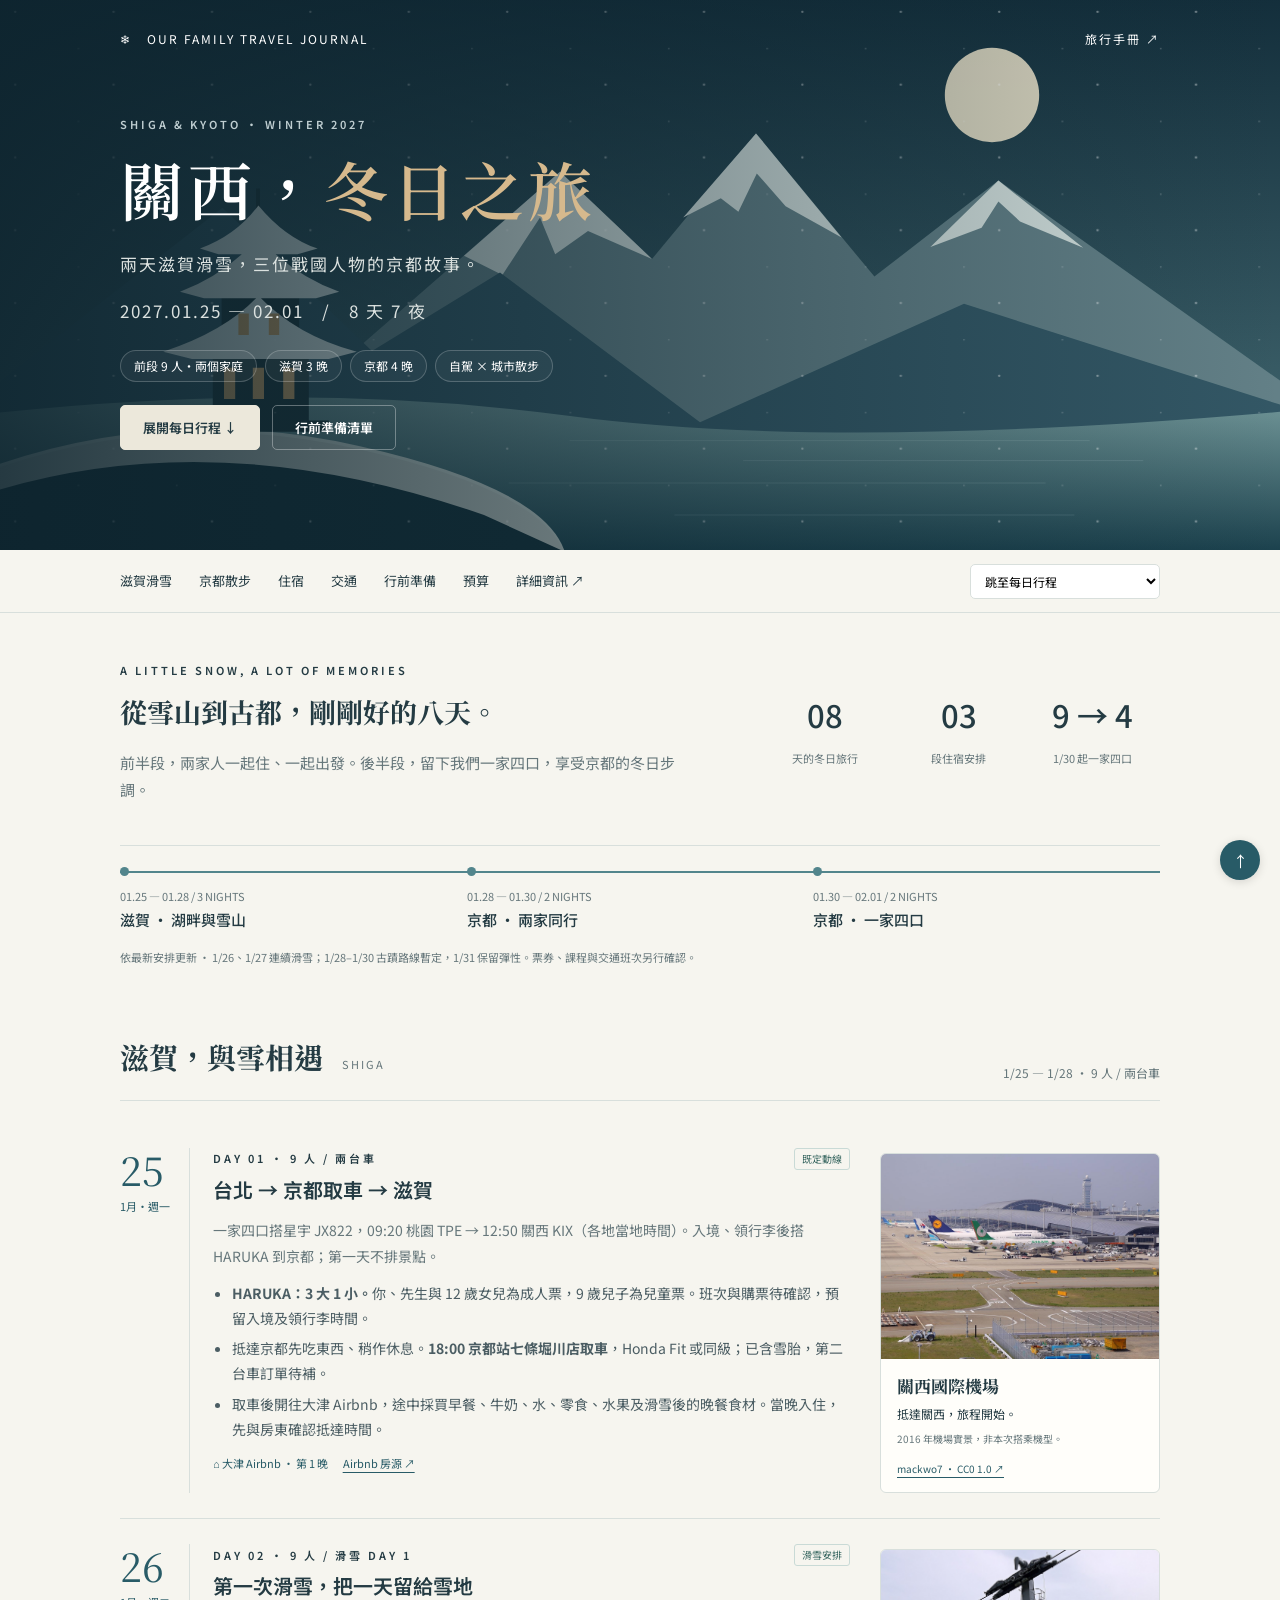
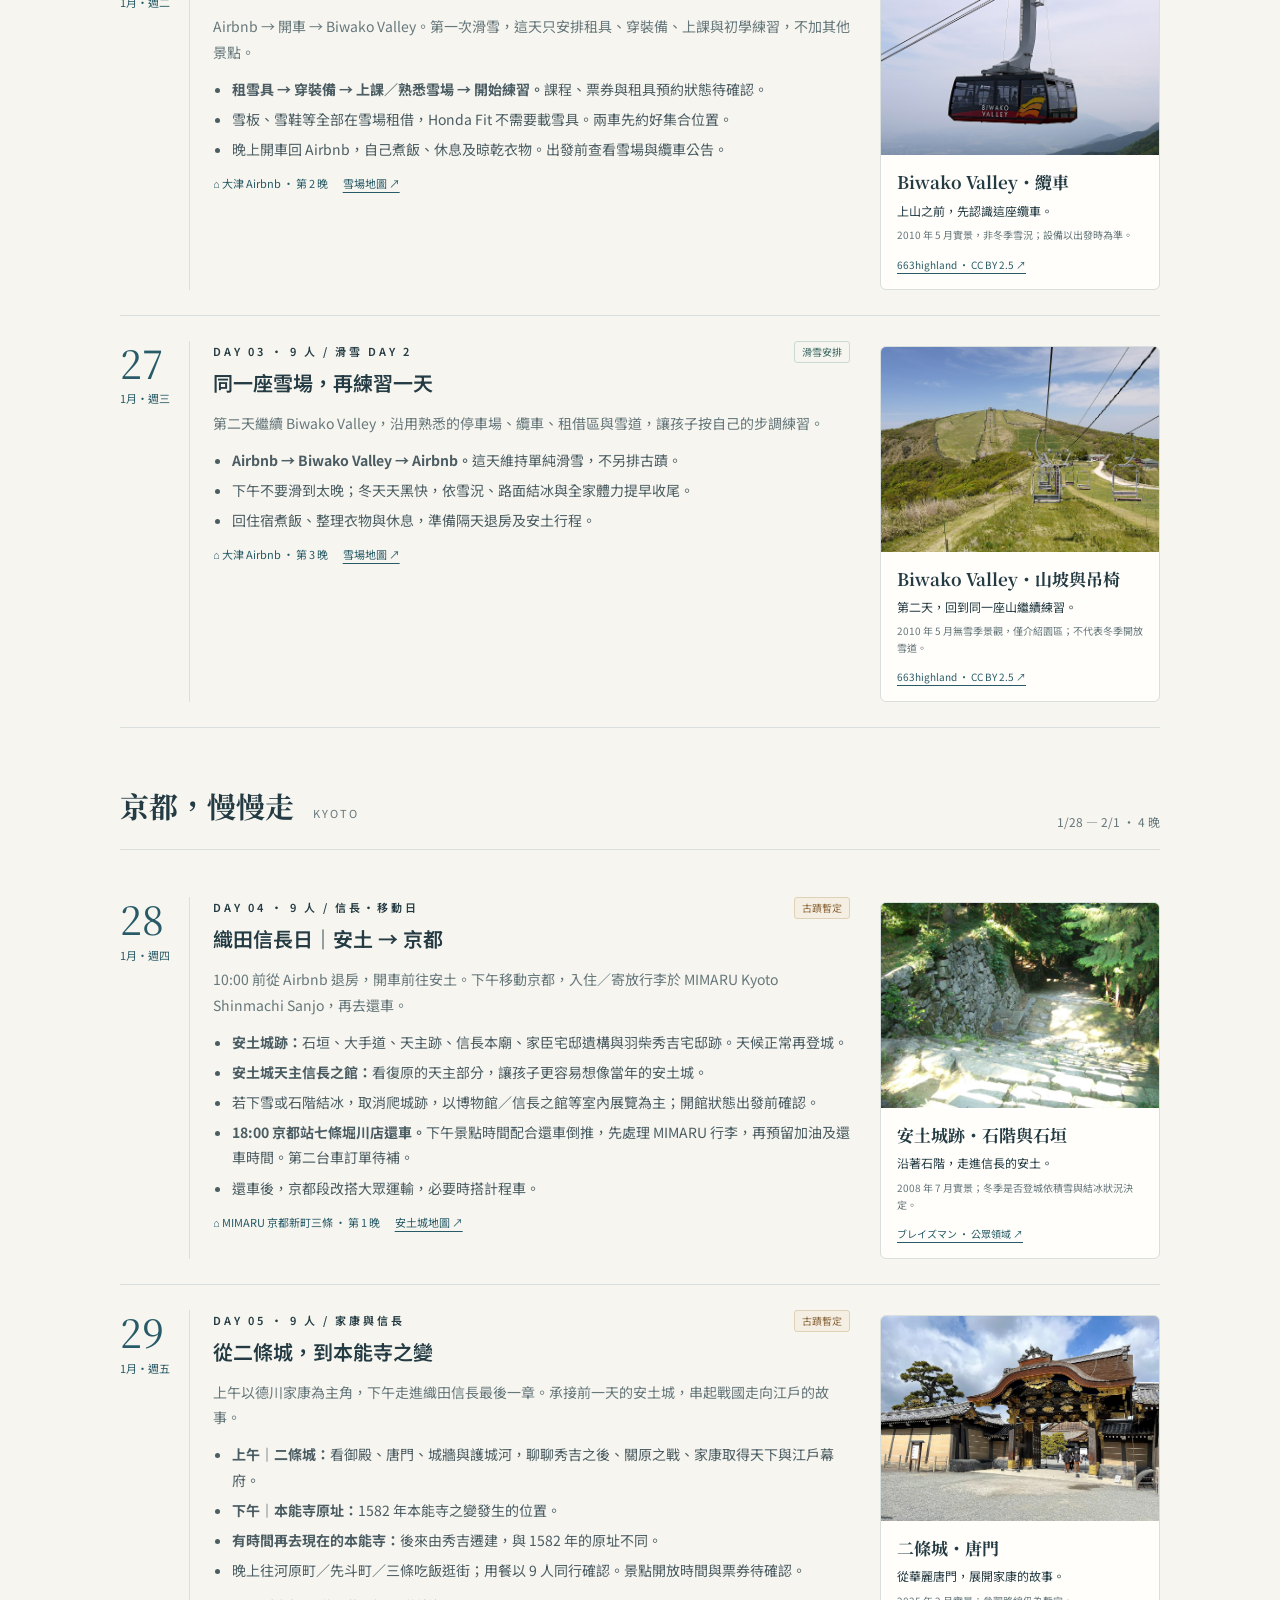
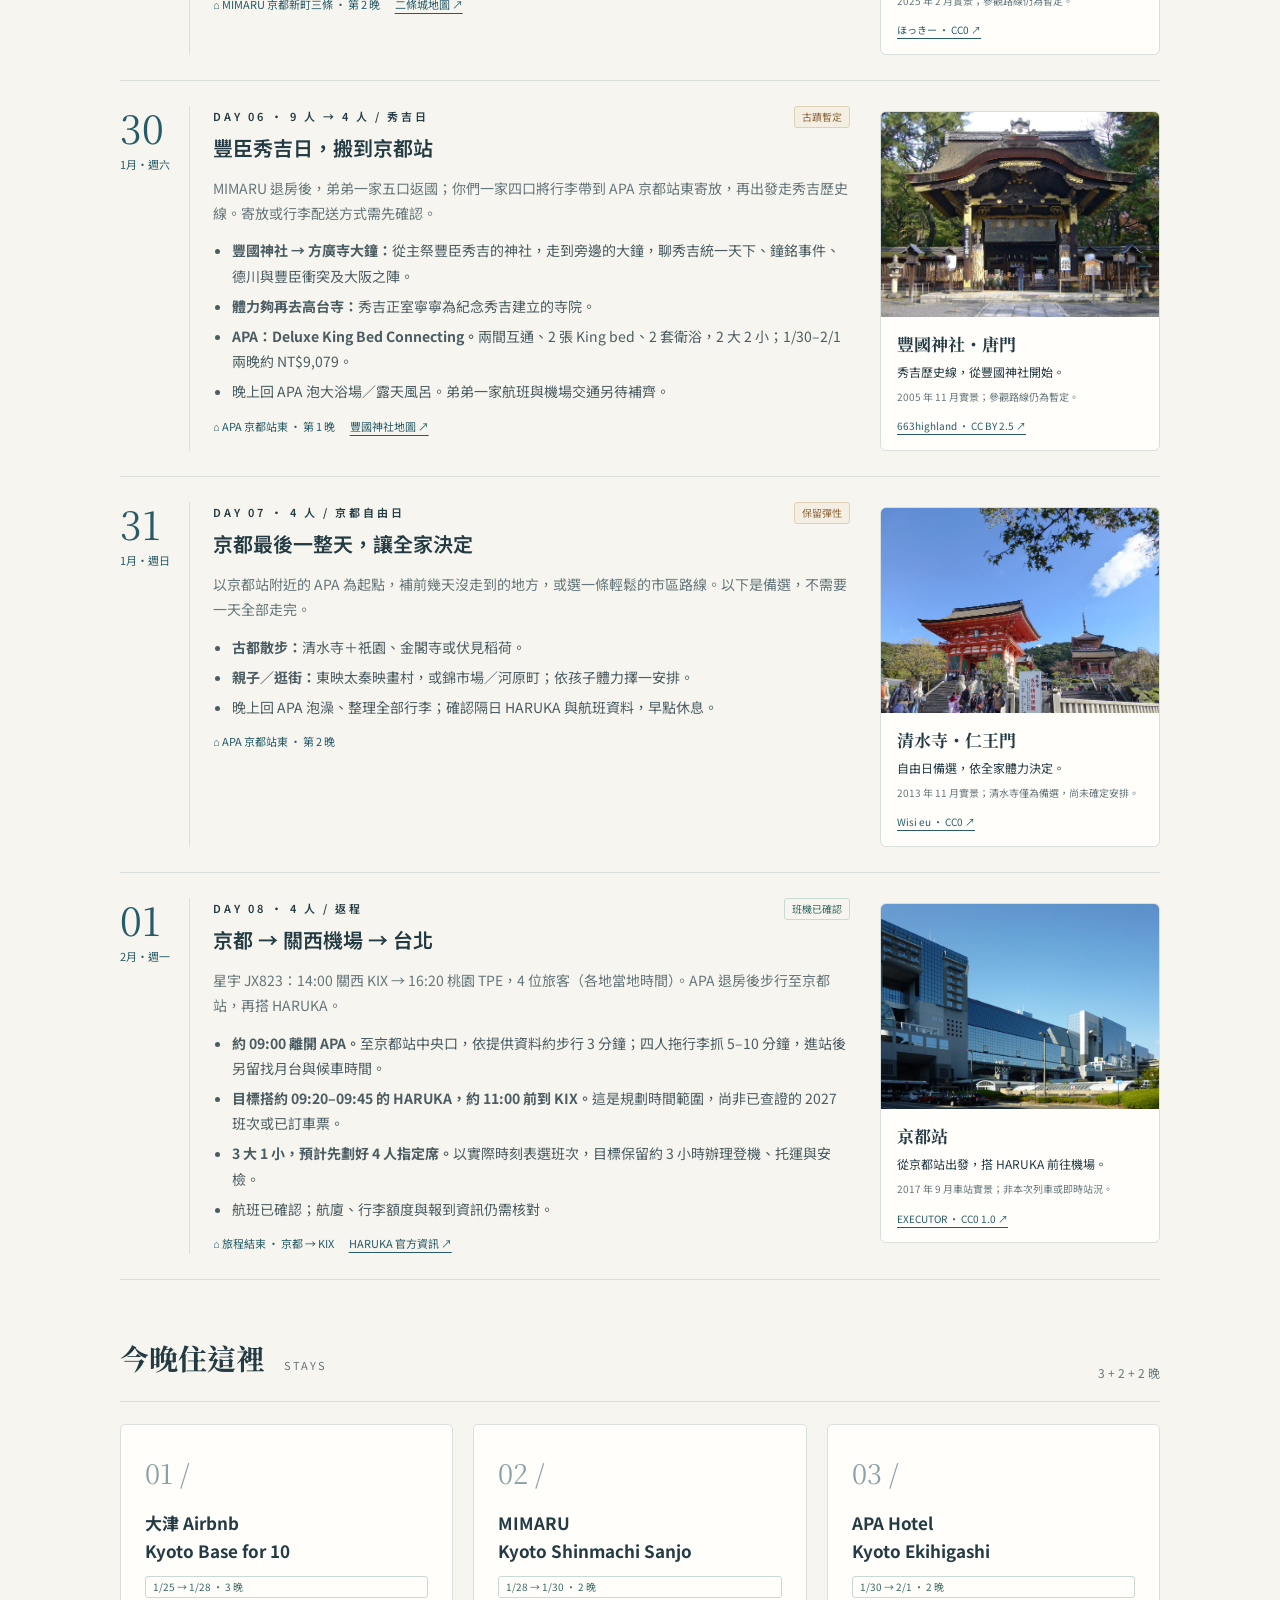
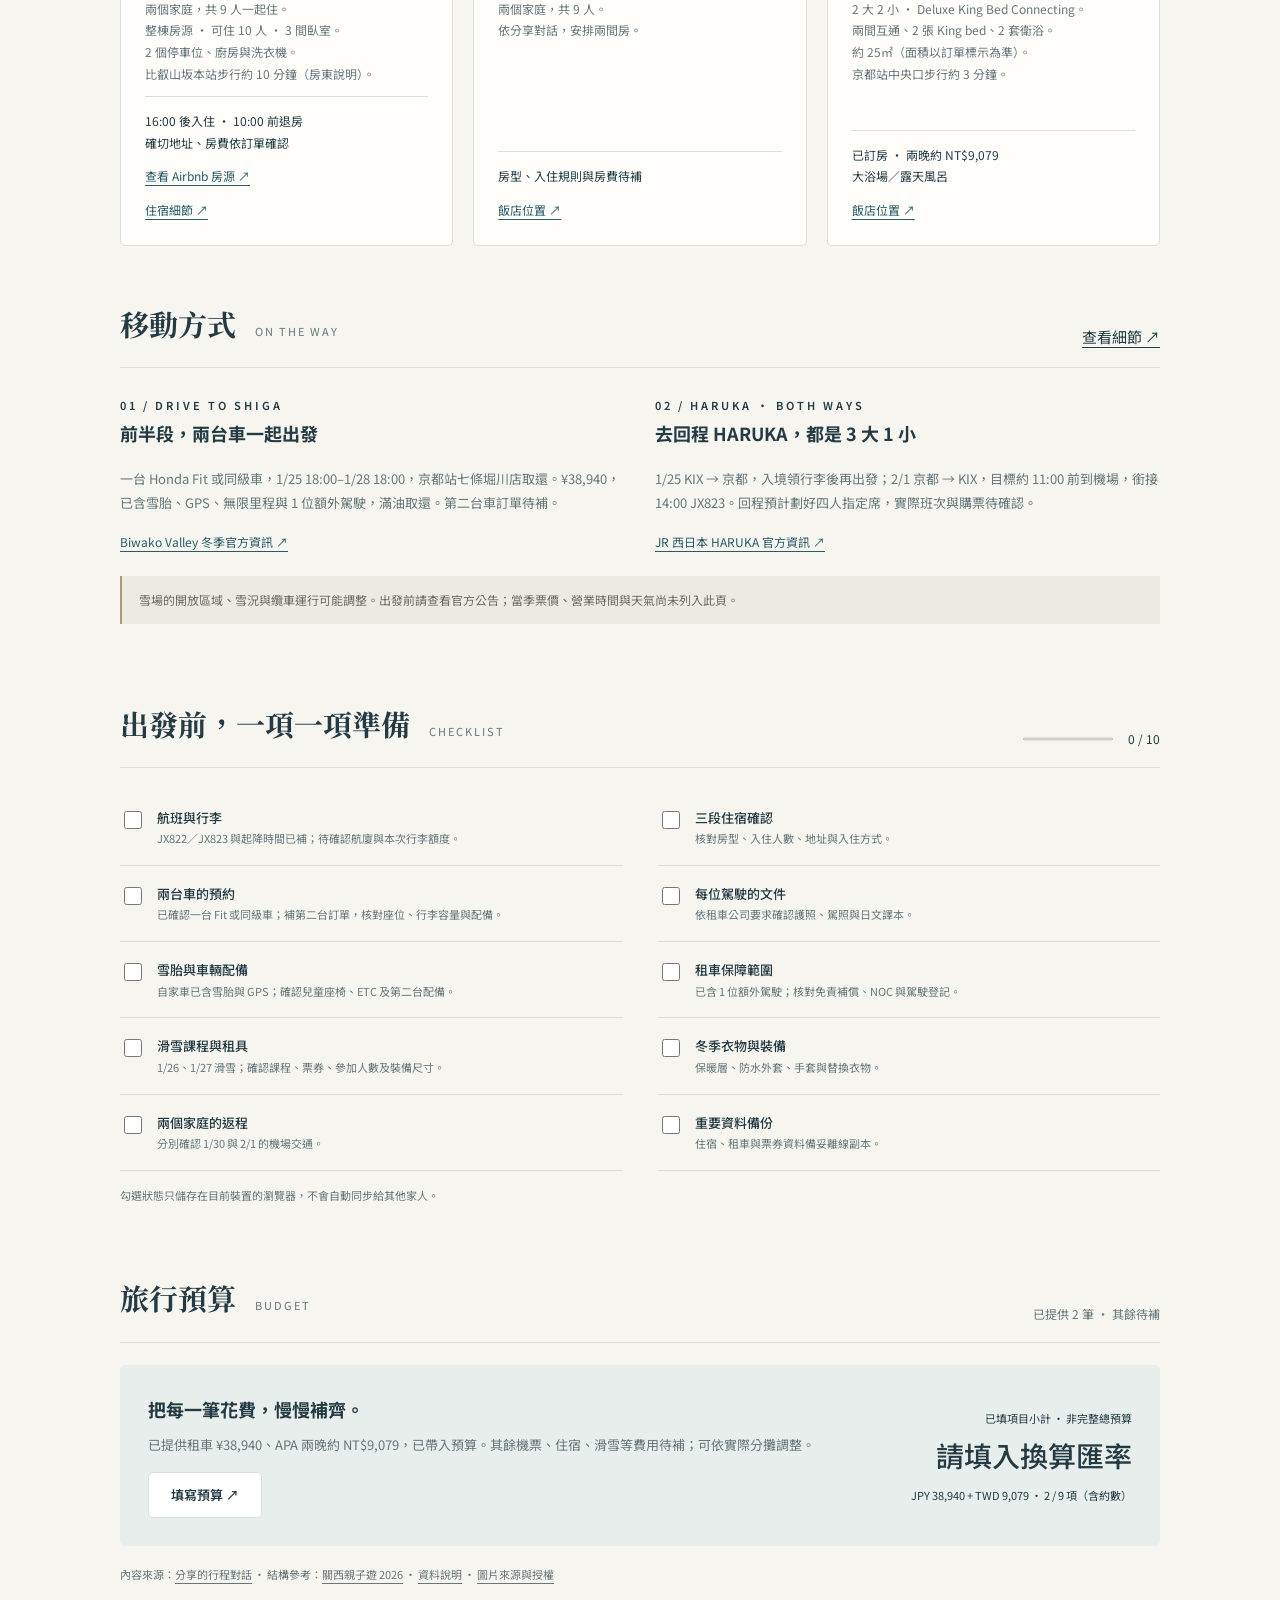
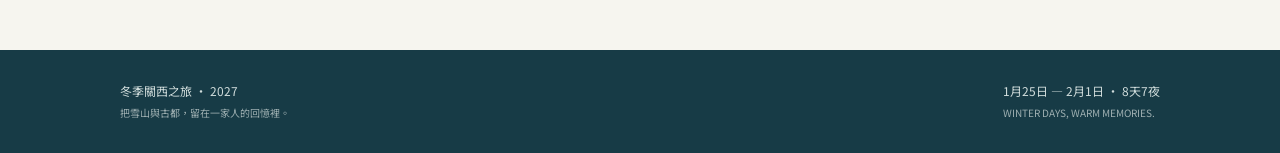
<file: index.html>
<!doctype html><html lang="zh-Hant"><head><meta charset="utf-8"><meta name="viewport" content="width=device-width,initial-scale=1"><meta name="theme-color" content="#173b46"><meta name="description" content="2027 冬季關西家庭旅行手冊：1/25–2/1，滋賀滑雪、京都散步，每日行程、住宿與行前準備。"><title>冬季關西之旅 2027 · 1/25–2/1</title><link rel="stylesheet" href="style.css?v=plan-2"><script defer src="app.js?v=plan-2"></script></head>
<body id="top"><header class="hero"><div class="wrap"><div class="brand"><span>❄ &nbsp; OUR FAMILY TRAVEL JOURNAL</span><a href="details.html">旅行手冊 ↗</a></div><div class="hero-copy"><p class="eyebrow">SHIGA & KYOTO · WINTER 2027</p><h1>關西，<em>冬日之旅</em></h1><p class="subtitle">兩天滋賀滑雪，三位戰國人物的京都故事。</p><p class="subtitle">2027.01.25 — 02.01 &nbsp; / &nbsp; 8 天 7 夜</p><div class="tags"><span class="tag">前段 9 人・兩個家庭</span><span class="tag">滋賀 3 晚</span><span class="tag">京都 4 晚</span><span class="tag">自駕 × 城市散步</span></div><div class="actions"><a class="button primary" href="#shiga">展開每日行程 ↓</a><a class="button ghost" href="#prepare">行前準備清單</a></div></div></div></header>
<nav class="navigation" aria-label="主要導覽"><div class="wrap nav-inner"><div class="nav-links"><a href="#shiga">滋賀滑雪</a><a href="#kyoto">京都散步</a><a href="#hotels">住宿</a><a href="#transport">交通</a><a href="#prepare">行前準備</a><a href="#budget">預算</a><a href="details.html">詳細資訊 ↗</a></div><select id="day-select" aria-label="跳轉每日行程"><option value="">跳至每日行程</option><option value="day-1">1/25 · 京都取車，往滋賀</option><option value="day-2">1/26 · 滑雪 Day 1</option><option value="day-3">1/27 · 滑雪 Day 2</option><option value="day-4">1/28 · 安土信長 → 京都還車</option><option value="day-5">1/29 · 家康＋信長歷史線</option><option value="day-6">1/30 · 秀吉歷史線 → APA</option><option value="day-7">1/31 · 京都自由日</option><option value="day-8">2/1 · HARUKA → 返台</option></select></div></nav>
<main class="wrap"><section class="intro"><div><span class="eyebrow">A LITTLE SNOW, A LOT OF MEMORIES</span><h2>從雪山到古都，剛剛好的八天。</h2><p>前半段，兩家人一起住、一起出發。後半段，留下我們一家四口，享受京都的冬日步調。</p></div><div class="facts"><div><strong>08</strong><span>天的冬日旅行</span></div><div><strong>03</strong><span>段住宿安排</span></div><div><strong>9 → 4</strong><span>1/30 起一家四口</span></div></div></section>
<div class="route" aria-label="住宿路線"><a href="#shiga"><small>01.25 — 01.28 / 3 NIGHTS</small><strong>滋賀 · 湖畔與雪山</strong></a><a href="#kyoto"><small>01.28 — 01.30 / 2 NIGHTS</small><strong>京都 · 兩家同行</strong></a><a href="#day-6"><small>01.30 — 02.01 / 2 NIGHTS</small><strong>京都 · 一家四口</strong></a></div><p class="footnote">依最新安排更新 · 1/26、1/27 連續滑雪；1/28–1/30 古蹟路線暫定，1/31 保留彈性。票券、課程與交通班次另行確認。</p>
<section class="section" id="shiga"><div class="section-head"><h2>滋賀，與雪相遇 <small>SHIGA</small></h2><span>1/25 — 1/28 · 9 人 / 兩台車</span></div>
<article class="day" id="day-1"><div class="date"><strong>25</strong><span>1月・週一</span></div><div class="illustrated-day"><div class="day-copy"><div class="day-top"><span class="eyebrow">DAY 01 · 9 人 / 兩台車</span><span class="pill">既定動線</span></div><h3>台北 → 京都取車 → 滋賀</h3><p>一家四口搭星宇 JX822，09:20 桃園 TPE → 12:50 關西 KIX（各地當地時間）。入境、領行李後搭 HARUKA 到京都；第一天不排景點。</p><ul><li><strong>HARUKA：3 大 1 小。</strong>你、先生與 12 歲女兒為成人票，9 歲兒子為兒童票。班次與購票待確認，預留入境及領行李時間。</li><li>抵達京都先吃東西、稍作休息。<strong>18:00 京都站七條堀川店取車</strong>，Honda Fit 或同級；已含雪胎，第二台車訂單待補。</li><li>取車後開往大津 Airbnb，途中採買早餐、牛奶、水、零食、水果及滑雪後的晚餐食材。當晚入住，先與房東確認抵達時間。</li></ul><div class="day-footer"><span>⌂ 大津 Airbnb · 第 1 晚</span><a target="_blank" rel="noopener" href="https://www.airbnb.com/rooms/1618752062888531406">Airbnb 房源 ↗</a></div></div><figure class="day-photo"><a href="images/kansai-airport.jpg" target="_blank" rel="noopener" aria-label="放大關西國際機場照片"><img src="images/kansai-airport.jpg" alt="關西國際機場實景" width="1920" height="1080" loading="lazy" decoding="async"></a><figcaption><strong>關西國際機場</strong><span>抵達關西，旅程開始。</span><small>2016 年機場實景，非本次搭乘機型。</small><a href="details.html#photo-day-1">mackwo7 · CC0 1.0 ↗</a></figcaption></figure></div></article>
<article class="day" id="day-2"><div class="date"><strong>26</strong><span>1月・週二</span></div><div class="illustrated-day"><div class="day-copy"><div class="day-top"><span class="eyebrow">DAY 02 · 9 人 / 滑雪 DAY 1</span><span class="pill">滑雪安排</span></div><h3>第一次滑雪，把一天留給雪地</h3><p>Airbnb → 開車 → Biwako Valley。第一次滑雪，這天只安排租具、穿裝備、上課與初學練習，不加其他景點。</p><ul><li><strong>租雪具 → 穿裝備 → 上課／熟悉雪場 → 開始練習。</strong>課程、票券與租具預約狀態待確認。</li><li>雪板、雪鞋等全部在雪場租借，Honda Fit 不需要載雪具。兩車先約好集合位置。</li><li>晚上開車回 Airbnb，自己煮飯、休息及晾乾衣物。出發前查看雪場與纜車公告。</li></ul><div class="day-footer"><span>⌂ 大津 Airbnb · 第 2 晚</span><a target="_blank" rel="noopener" href="https://www.google.com/maps/search/?api=1&query=Biwako+Valley">雪場地圖 ↗</a></div></div><figure class="day-photo"><a href="images/biwako-ropeway.jpg" target="_blank" rel="noopener" aria-label="放大Biwako Valley・纜車照片"><img src="images/biwako-ropeway.jpg" alt="Biwako Valley・纜車實景" width="1280" height="853" loading="lazy" decoding="async"></a><figcaption><strong>Biwako Valley・纜車</strong><span>上山之前，先認識這座纜車。</span><small>2010 年 5 月實景，非冬季雪況；設備以出發時為準。</small><a href="details.html#photo-day-2">663highland · CC BY 2.5 ↗</a></figcaption></figure></div></article>
<article class="day" id="day-3"><div class="date"><strong>27</strong><span>1月・週三</span></div><div class="illustrated-day"><div class="day-copy"><div class="day-top"><span class="eyebrow">DAY 03 · 9 人 / 滑雪 DAY 2</span><span class="pill">滑雪安排</span></div><h3>同一座雪場，再練習一天</h3><p>第二天繼續 Biwako Valley，沿用熟悉的停車場、纜車、租借區與雪道，讓孩子按自己的步調練習。</p><ul><li><strong>Airbnb → Biwako Valley → Airbnb。</strong>這天維持單純滑雪，不另排古蹟。</li><li>下午不要滑到太晚；冬天天黑快，依雪況、路面結冰與全家體力提早收尾。</li><li>回住宿煮飯、整理衣物與休息，準備隔天退房及安土行程。</li></ul><div class="day-footer"><span>⌂ 大津 Airbnb · 第 3 晚</span><a target="_blank" rel="noopener" href="https://www.google.com/maps/search/?api=1&query=Biwako+Valley">雪場地圖 ↗</a></div></div><figure class="day-photo"><a href="images/biwako-valley.jpg" target="_blank" rel="noopener" aria-label="放大Biwako Valley・山坡與吊椅照片"><img src="images/biwako-valley.jpg" alt="Biwako Valley・山坡與吊椅實景" width="1280" height="855" loading="lazy" decoding="async"></a><figcaption><strong>Biwako Valley・山坡與吊椅</strong><span>第二天，回到同一座山繼續練習。</span><small>2010 年 5 月無雪季景觀，僅介紹園區；不代表冬季開放雪道。</small><a href="details.html#photo-day-3">663highland · CC BY 2.5 ↗</a></figcaption></figure></div></article></section>
<section class="section" id="kyoto"><div class="section-head"><h2>京都，慢慢走 <small>KYOTO</small></h2><span>1/28 — 2/1 · 4 晚</span></div>
<article class="day" id="day-4"><div class="date"><strong>28</strong><span>1月・週四</span></div><div class="illustrated-day"><div class="day-copy"><div class="day-top"><span class="eyebrow">DAY 04 · 9 人 / 信長・移動日</span><span class="pill pending">古蹟暫定</span></div><h3>織田信長日｜安土 → 京都</h3><p>10:00 前從 Airbnb 退房，開車前往安土。下午移動京都，入住／寄放行李於 MIMARU Kyoto Shinmachi Sanjo，再去還車。</p><ul><li><strong>安土城跡：</strong>石垣、大手道、天主跡、信長本廟、家臣宅邸遺構與羽柴秀吉宅邸跡。天候正常再登城。</li><li><strong>安土城天主信長之館：</strong>看復原的天主部分，讓孩子更容易想像當年的安土城。</li><li>若下雪或石階結冰，取消爬城跡，以博物館／信長之館等室內展覽為主；開館狀態出發前確認。</li><li><strong>18:00 京都站七條堀川店還車。</strong>下午景點時間配合還車倒推，先處理 MIMARU 行李，再預留加油及還車時間。第二台車訂單待補。</li><li>還車後，京都段改搭大眾運輸，必要時搭計程車。</li></ul><div class="day-footer"><span>⌂ MIMARU 京都新町三條 · 第 1 晚</span><a target="_blank" rel="noopener" href="https://www.google.com/maps/search/?api=1&query=安土城跡">安土城地圖 ↗</a></div></div><figure class="day-photo"><a href="images/azuchi-castle.jpg" target="_blank" rel="noopener" aria-label="放大安土城跡・石階與石垣照片"><img src="images/azuchi-castle.jpg" alt="安土城跡・石階與石垣實景" width="1280" height="960" loading="lazy" decoding="async"></a><figcaption><strong>安土城跡・石階與石垣</strong><span>沿著石階，走進信長的安土。</span><small>2008 年 7 月實景；冬季是否登城依積雪與結冰狀況決定。</small><a href="details.html#photo-day-4">ブレイズマン · 公眾領域 ↗</a></figcaption></figure></div></article>
<article class="day" id="day-5"><div class="date"><strong>29</strong><span>1月・週五</span></div><div class="illustrated-day"><div class="day-copy"><div class="day-top"><span class="eyebrow">DAY 05 · 9 人 / 家康與信長</span><span class="pill pending">古蹟暫定</span></div><h3>從二條城，到本能寺之變</h3><p>上午以德川家康為主角，下午走進織田信長最後一章。承接前一天的安土城，串起戰國走向江戶的故事。</p><ul><li><strong>上午｜二條城：</strong>看御殿、唐門、城牆與護城河，聊聊秀吉之後、關原之戰、家康取得天下與江戶幕府。</li><li><strong>下午｜本能寺原址：</strong>1582 年本能寺之變發生的位置。</li><li><strong>有時間再去現在的本能寺：</strong>後來由秀吉遷建，與 1582 年的原址不同。</li><li>晚上往河原町／先斗町／三條吃飯逛街；用餐以 9 人同行確認。景點開放時間與票券待確認。</li></ul><div class="day-footer"><span>⌂ MIMARU 京都新町三條 · 第 2 晚</span><a target="_blank" rel="noopener" href="https://www.google.com/maps/search/?api=1&query=元離宮二条城">二條城地圖 ↗</a></div></div><figure class="day-photo"><a href="images/nijo-karamon.jpg" target="_blank" rel="noopener" aria-label="放大二條城・唐門照片"><img src="images/nijo-karamon.jpg" alt="二條城・唐門實景" width="1280" height="960" loading="lazy" decoding="async"></a><figcaption><strong>二條城・唐門</strong><span>從華麗唐門，展開家康的故事。</span><small>2025 年 2 月實景；參觀路線仍為暫定。</small><a href="details.html#photo-day-5">ほっきー · CC0 ↗</a></figcaption></figure></div></article>
<article class="day" id="day-6"><div class="date"><strong>30</strong><span>1月・週六</span></div><div class="illustrated-day"><div class="day-copy"><div class="day-top"><span class="eyebrow">DAY 06 · 9 人 → 4 人 / 秀吉日</span><span class="pill pending">古蹟暫定</span></div><h3>豐臣秀吉日，搬到京都站</h3><p>MIMARU 退房後，弟弟一家五口返國；你們一家四口將行李帶到 APA 京都站東寄放，再出發走秀吉歷史線。寄放或行李配送方式需先確認。</p><ul><li><strong>豐國神社 → 方廣寺大鐘：</strong>從主祭豐臣秀吉的神社，走到旁邊的大鐘，聊秀吉統一天下、鐘銘事件、德川與豐臣衝突及大阪之陣。</li><li><strong>體力夠再去高台寺：</strong>秀吉正室寧寧為紀念秀吉建立的寺院。</li><li><strong>APA：Deluxe King Bed Connecting。</strong>兩間互通、2 張 King bed、2 套衛浴，2 大 2 小；1/30–2/1 兩晚約 NT$9,079。</li><li>晚上回 APA 泡大浴場／露天風呂。弟弟一家航班與機場交通另待補齊。</li></ul><div class="day-footer"><span>⌂ APA 京都站東 · 第 1 晚</span><a target="_blank" rel="noopener" href="https://www.google.com/maps/search/?api=1&query=豊国神社+京都">豐國神社地圖 ↗</a></div></div><figure class="day-photo"><a href="images/toyokuni-shrine.jpg" target="_blank" rel="noopener" aria-label="放大豐國神社・唐門照片"><img src="images/toyokuni-shrine.jpg" alt="豐國神社・唐門實景" width="1280" height="853" loading="lazy" decoding="async"></a><figcaption><strong>豐國神社・唐門</strong><span>秀吉歷史線，從豐國神社開始。</span><small>2005 年 11 月實景；參觀路線仍為暫定。</small><a href="details.html#photo-day-6">663highland · CC BY 2.5 ↗</a></figcaption></figure></div></article>
<article class="day" id="day-7"><div class="date"><strong>31</strong><span>1月・週日</span></div><div class="illustrated-day"><div class="day-copy"><div class="day-top"><span class="eyebrow">DAY 07 · 4 人 / 京都自由日</span><span class="pill pending">保留彈性</span></div><h3>京都最後一整天，讓全家決定</h3><p>以京都站附近的 APA 為起點，補前幾天沒走到的地方，或選一條輕鬆的市區路線。以下是備選，不需要一天全部走完。</p><ul><li><strong>古都散步：</strong>清水寺＋祇園、金閣寺或伏見稻荷。</li><li><strong>親子／逛街：</strong>東映太秦映畫村，或錦市場／河原町；依孩子體力擇一安排。</li><li>晚上回 APA 泡澡、整理全部行李；確認隔日 HARUKA 與航班資料，早點休息。</li></ul><div class="day-footer"><span>⌂ APA 京都站東 · 第 2 晚</span></div></div><figure class="day-photo"><a href="images/kiyomizu.jpg" target="_blank" rel="noopener" aria-label="放大清水寺・仁王門照片"><img src="images/kiyomizu.jpg" alt="清水寺・仁王門實景" width="1280" height="960" loading="lazy" decoding="async"></a><figcaption><strong>清水寺・仁王門</strong><span>自由日備選，依全家體力決定。</span><small>2013 年 11 月實景；清水寺僅為備選，尚未確定安排。</small><a href="details.html#photo-day-7">Wisi eu · CC0 ↗</a></figcaption></figure></div></article>
<article class="day" id="day-8"><div class="date"><strong>01</strong><span>2月・週一</span></div><div class="illustrated-day"><div class="day-copy"><div class="day-top"><span class="eyebrow">DAY 08 · 4 人 / 返程</span><span class="pill">班機已確認</span></div><h3>京都 → 關西機場 → 台北</h3><p>星宇 JX823：14:00 關西 KIX → 16:20 桃園 TPE，4 位旅客（各地當地時間）。APA 退房後步行至京都站，再搭 HARUKA。</p><ul><li><strong>約 09:00 離開 APA。</strong>至京都站中央口，依提供資料約步行 3 分鐘；四人拖行李抓 5–10 分鐘，進站後另留找月台與候車時間。</li><li><strong>目標搭約 09:20–09:45 的 HARUKA，約 11:00 前到 KIX。</strong>這是規劃時間範圍，尚非已查證的 2027 班次或已訂車票。</li><li><strong>3 大 1 小，預計先劃好 4 人指定席。</strong>以實際時刻表選班次，目標保留約 3 小時辦理登機、托運與安檢。</li><li>航班已確認；航廈、行李額度與報到資訊仍需核對。</li></ul><div class="day-footer"><span>⌂ 旅程結束 · 京都 → KIX</span><a target="_blank" rel="noopener" href="https://www.westjr.co.jp/travel-information/tc/tickets-passes/oneway/haruka/">HARUKA 官方資訊 ↗</a></div></div><figure class="day-photo"><a href="images/kyoto-station.jpg" target="_blank" rel="noopener" aria-label="放大京都站照片"><img src="images/kyoto-station.jpg" alt="京都站實景" width="1440" height="1067" loading="lazy" decoding="async"></a><figcaption><strong>京都站</strong><span>從京都站出發，搭 HARUKA 前往機場。</span><small>2017 年 9 月車站實景；非本次列車或即時站況。</small><a href="details.html#photo-day-8">EXECUTOR · CC0 1.0 ↗</a></figcaption></figure></div></article></section>
<section class="section" id="hotels"><div class="section-head"><h2>今晚住這裡 <small>STAYS</small></h2><span>3 + 2 + 2 晚</span></div><div class="hotels"><article class="hotel"><span class="number">01 /</span><h3>大津 Airbnb<br>Kyoto Base for 10</h3><span class="pill">1/25 → 1/28 · 3 晚</span><p>兩個家庭，共 9 人一起住。<br>整棟房源 · 可住 10 人 · 3 間臥室。<br>2 個停車位、廚房與洗衣機。<br>比叡山坂本站步行約 10 分鐘（房東說明）。</p><div class="hotel-bottom">16:00 後入住 · 10:00 前退房<br>確切地址、房費依訂單確認</div><a target="_blank" rel="noopener" href="https://www.airbnb.com/rooms/1618752062888531406">查看 Airbnb 房源 ↗</a><a href="details.html#airbnb">住宿細節 ↗</a></article><article class="hotel"><span class="number">02 /</span><h3>MIMARU<br>Kyoto Shinmachi Sanjo</h3><span class="pill">1/28 → 1/30 · 2 晚</span><p>兩個家庭，共 9 人。<br>依分享對話，安排兩間房。</p><div class="hotel-bottom">房型、入住規則與房費待補</div><a target="_blank" rel="noopener" href="https://www.google.com/maps/search/?api=1&query=MIMARU+Kyoto+Shinmachi+Sanjo">飯店位置 ↗</a></article><article class="hotel"><span class="number">03 /</span><h3>APA Hotel<br>Kyoto Ekihigashi</h3><span class="pill">1/30 → 2/1 · 2 晚</span><p>2 大 2 小 · Deluxe King Bed Connecting。<br>兩間互通、2 張 King bed、2 套衛浴。<br>約 25㎡（面積以訂單標示為準）。<br>京都站中央口步行約 3 分鐘。</p><div class="hotel-bottom">已訂房 · 兩晚約 NT$9,079<br>大浴場／露天風呂</div><a target="_blank" rel="noopener" href="https://www.google.com/maps/search/?api=1&query=APA+Hotel+Kyoto+Ekihigashi">飯店位置 ↗</a></article></div></section>
<section class="section" id="transport"><div class="section-head"><h2>移動方式 <small>ON THE WAY</small></h2><a href="details.html#transport">查看細節 ↗</a></div><div class="transport-grid"><article><span class="eyebrow">01 / DRIVE TO SHIGA</span><h3>前半段，兩台車一起出發</h3><p>一台 Honda Fit 或同級車，1/25 18:00–1/28 18:00，京都站七條堀川店取還。¥38,940，已含雪胎、GPS、無限里程與 1 位額外駕駛，滿油取還。第二台車訂單待補。</p><a href="https://www.biwako-valley.com/winter/" target="_blank" rel="noopener">Biwako Valley 冬季官方資訊 ↗</a></article><article><span class="eyebrow">02 / HARUKA · BOTH WAYS</span><h3>去回程 HARUKA，都是 3 大 1 小</h3><p>1/25 KIX → 京都，入境領行李後再出發；2/1 京都 → KIX，目標約 11:00 前到機場，銜接 14:00 JX823。回程預計劃好四人指定席，實際班次與購票待確認。</p><a href="https://www.westjr.co.jp/travel-information/tc/tickets-passes/oneway/haruka/" target="_blank" rel="noopener">JR 西日本 HARUKA 官方資訊 ↗</a></article></div><div class="notice">雪場的開放區域、雪況與纜車運行可能調整。出發前請查看官方公告；當季票價、營業時間與天氣尚未列入此頁。</div></section>
<section class="section" id="prepare"><div class="section-head"><h2>出發前，一項一項準備 <small>CHECKLIST</small></h2><div class="check-header"><progress id="check-progress" value="0" max="10" aria-label="行前準備完成進度"></progress><span id="check-count" aria-live="polite">0 / 10</span></div></div><div class="checklist">
<label class="check"><input type="checkbox" data-check="travel"><span><strong>航班與行李</strong><small>JX822／JX823 與起降時間已補；待確認航廈與本次行李額度。</small></span></label>
<label class="check"><input type="checkbox" data-check="stay"><span><strong>三段住宿確認</strong><small>核對房型、入住人數、地址與入住方式。</small></span></label>
<label class="check"><input type="checkbox" data-check="cars"><span><strong>兩台車的預約</strong><small>已確認一台 Fit 或同級車；補第二台訂單，核對座位、行李容量與配備。</small></span></label>
<label class="check"><input type="checkbox" data-check="drivers"><span><strong>每位駕駛的文件</strong><small>依租車公司要求確認護照、駕照與日文譯本。</small></span></label>
<label class="check"><input type="checkbox" data-check="snow"><span><strong>雪胎與車輛配備</strong><small>自家車已含雪胎與 GPS；確認兒童座椅、ETC 及第二台配備。</small></span></label>
<label class="check"><input type="checkbox" data-check="insurance"><span><strong>租車保障範圍</strong><small>已含 1 位額外駕駛；核對免責補償、NOC 與駕駛登記。</small></span></label>
<label class="check"><input type="checkbox" data-check="ski"><span><strong>滑雪課程與租具</strong><small>1/26、1/27 滑雪；確認課程、票券、參加人數及裝備尺寸。</small></span></label>
<label class="check"><input type="checkbox" data-check="clothes"><span><strong>冬季衣物與裝備</strong><small>保暖層、防水外套、手套與替換衣物。</small></span></label>
<label class="check"><input type="checkbox" data-check="return"><span><strong>兩個家庭的返程</strong><small>分別確認 1/30 與 2/1 的機場交通。</small></span></label>
<label class="check"><input type="checkbox" data-check="tickets"><span><strong>重要資料備份</strong><small>住宿、租車與票券資料備妥離線副本。</small></span></label></div><p class="footnote" id="storage-info">勾選狀態只儲存在目前裝置的瀏覽器，不會自動同步給其他家人。</p></section>
<section class="section" id="budget"><div class="section-head"><h2>旅行預算 <small>BUDGET</small></h2><span>已提供 2 筆 · 其餘待補</span></div><div class="budget-box"><div><h3>把每一筆花費，慢慢補齊。</h3><p>已提供租車 ¥38,940、APA 兩晚約 NT$9,079，已帶入預算。其餘機票、住宿、滑雪等費用待補；可依實際分攤調整。</p><a class="button" style="margin-top:16px" href="details.html#budget">填寫預算 ↗</a></div><div class="budget-total"><small>已填項目小計 · 非完整總預算</small><strong id="home-total">尚未填寫</strong><small id="home-total-note">不將未知金額視為 0 元</small></div></div></section><p class="footnote">內容來源：<a href="https://chatgpt.com/share/6ac257a1-d354-83ee-bf6f-452516a8c359" target="_blank" rel="noopener">分享的行程對話</a> · 結構參考：<a href="https://c0h3i3n.github.io/kansai-trip-2026/" target="_blank" rel="noopener">關西親子遊 2026</a> · <a href="details.html#sources">資料說明</a> · <a href="details.html#photo-credits">圖片來源與授權</a></p></main>
<footer class="footer"><div class="wrap"><div>冬季關西之旅 · 2027<br><small>把雪山與古都，留在一家人的回憶裡。</small></div><div>1月25日 — 2月1日 · 8天7夜<br><small>WINTER DAYS, WARM MEMORIES.</small></div></div></footer><a class="back-top" href="#top" aria-label="回到頁首">↑</a></body></html>
</file>
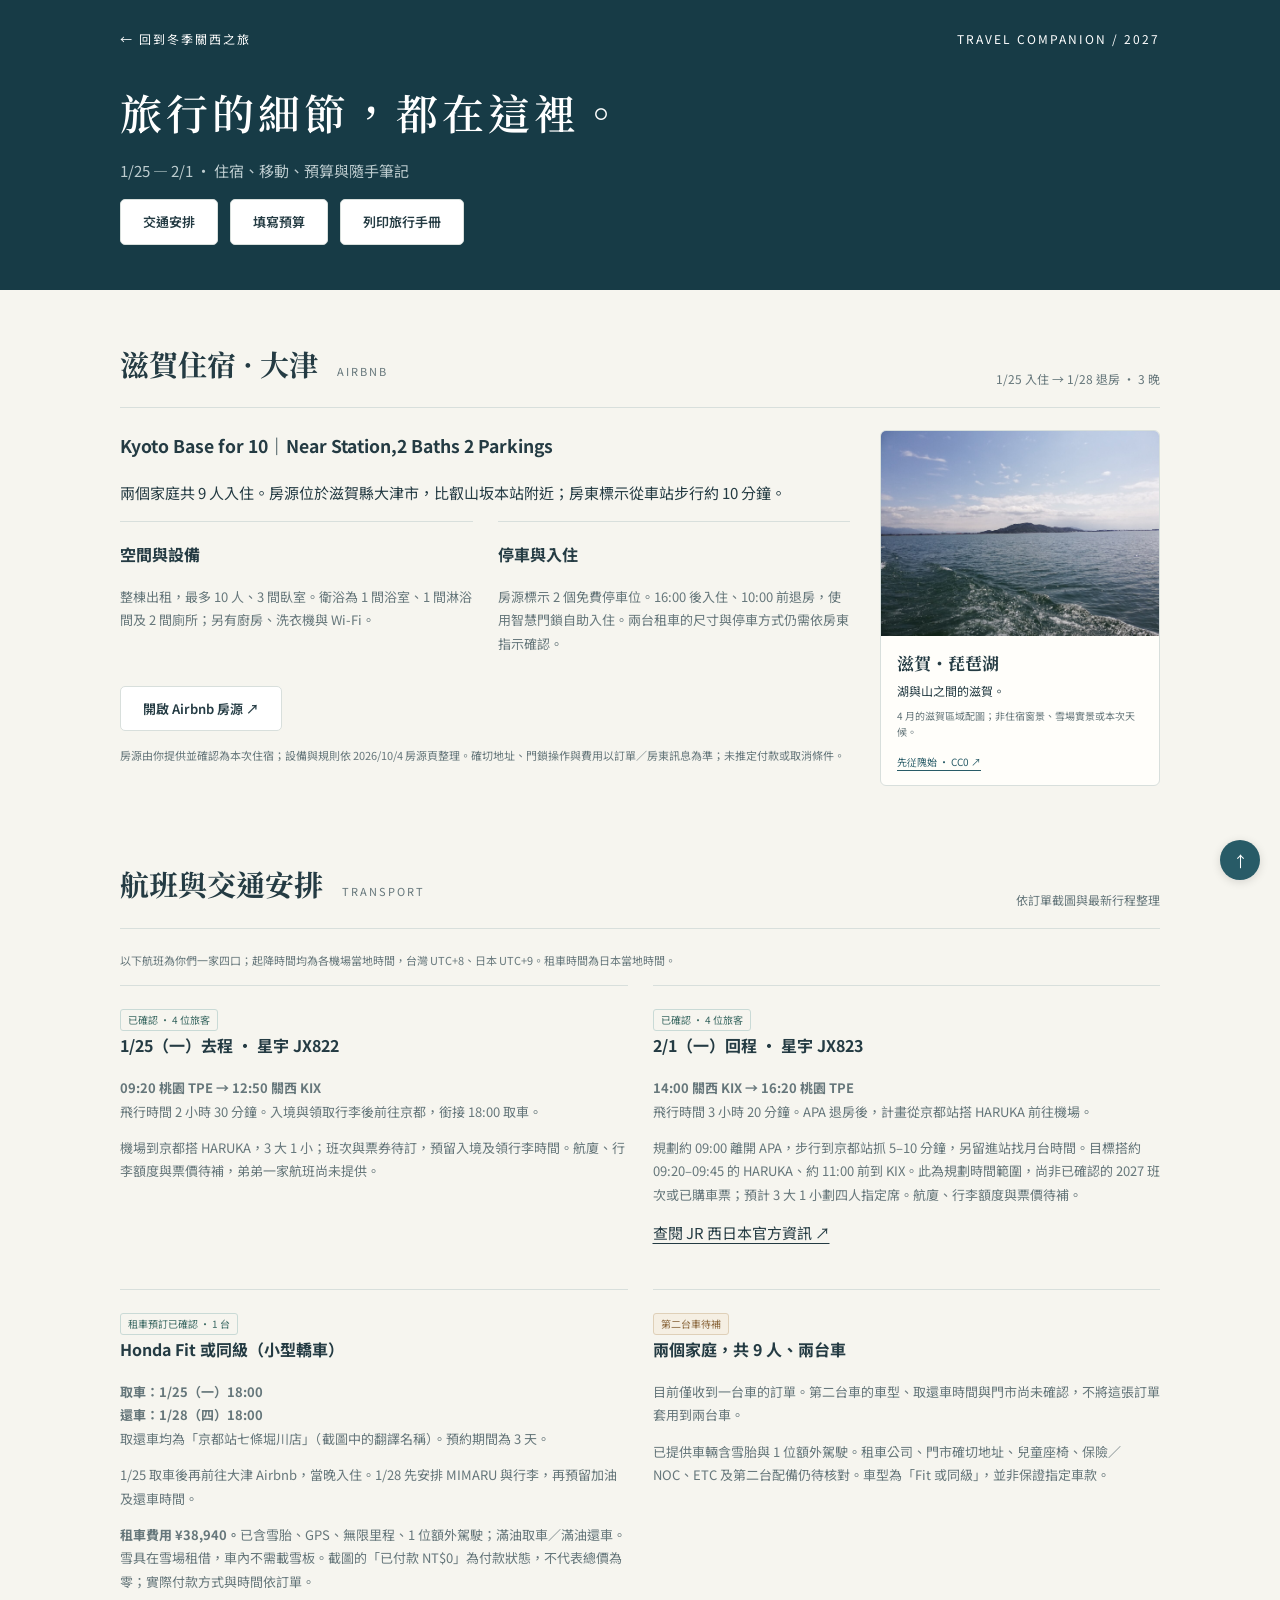
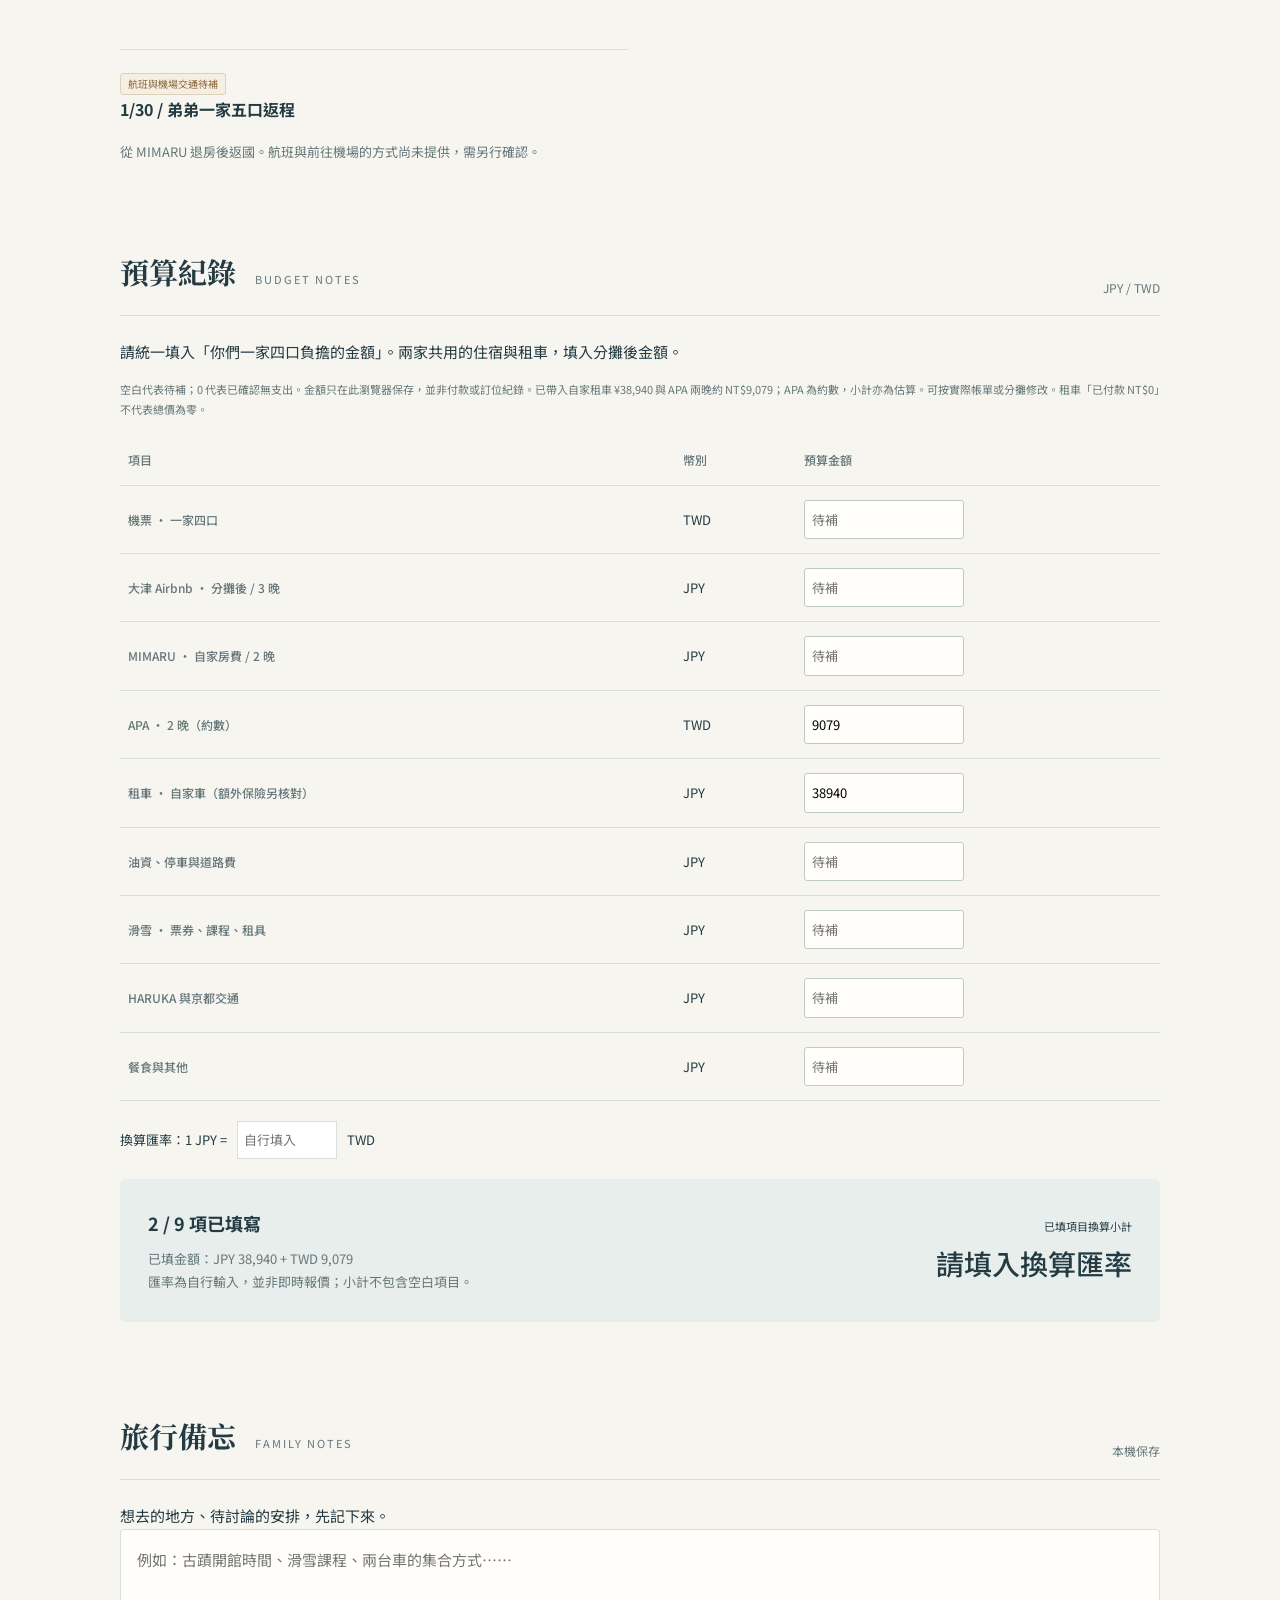
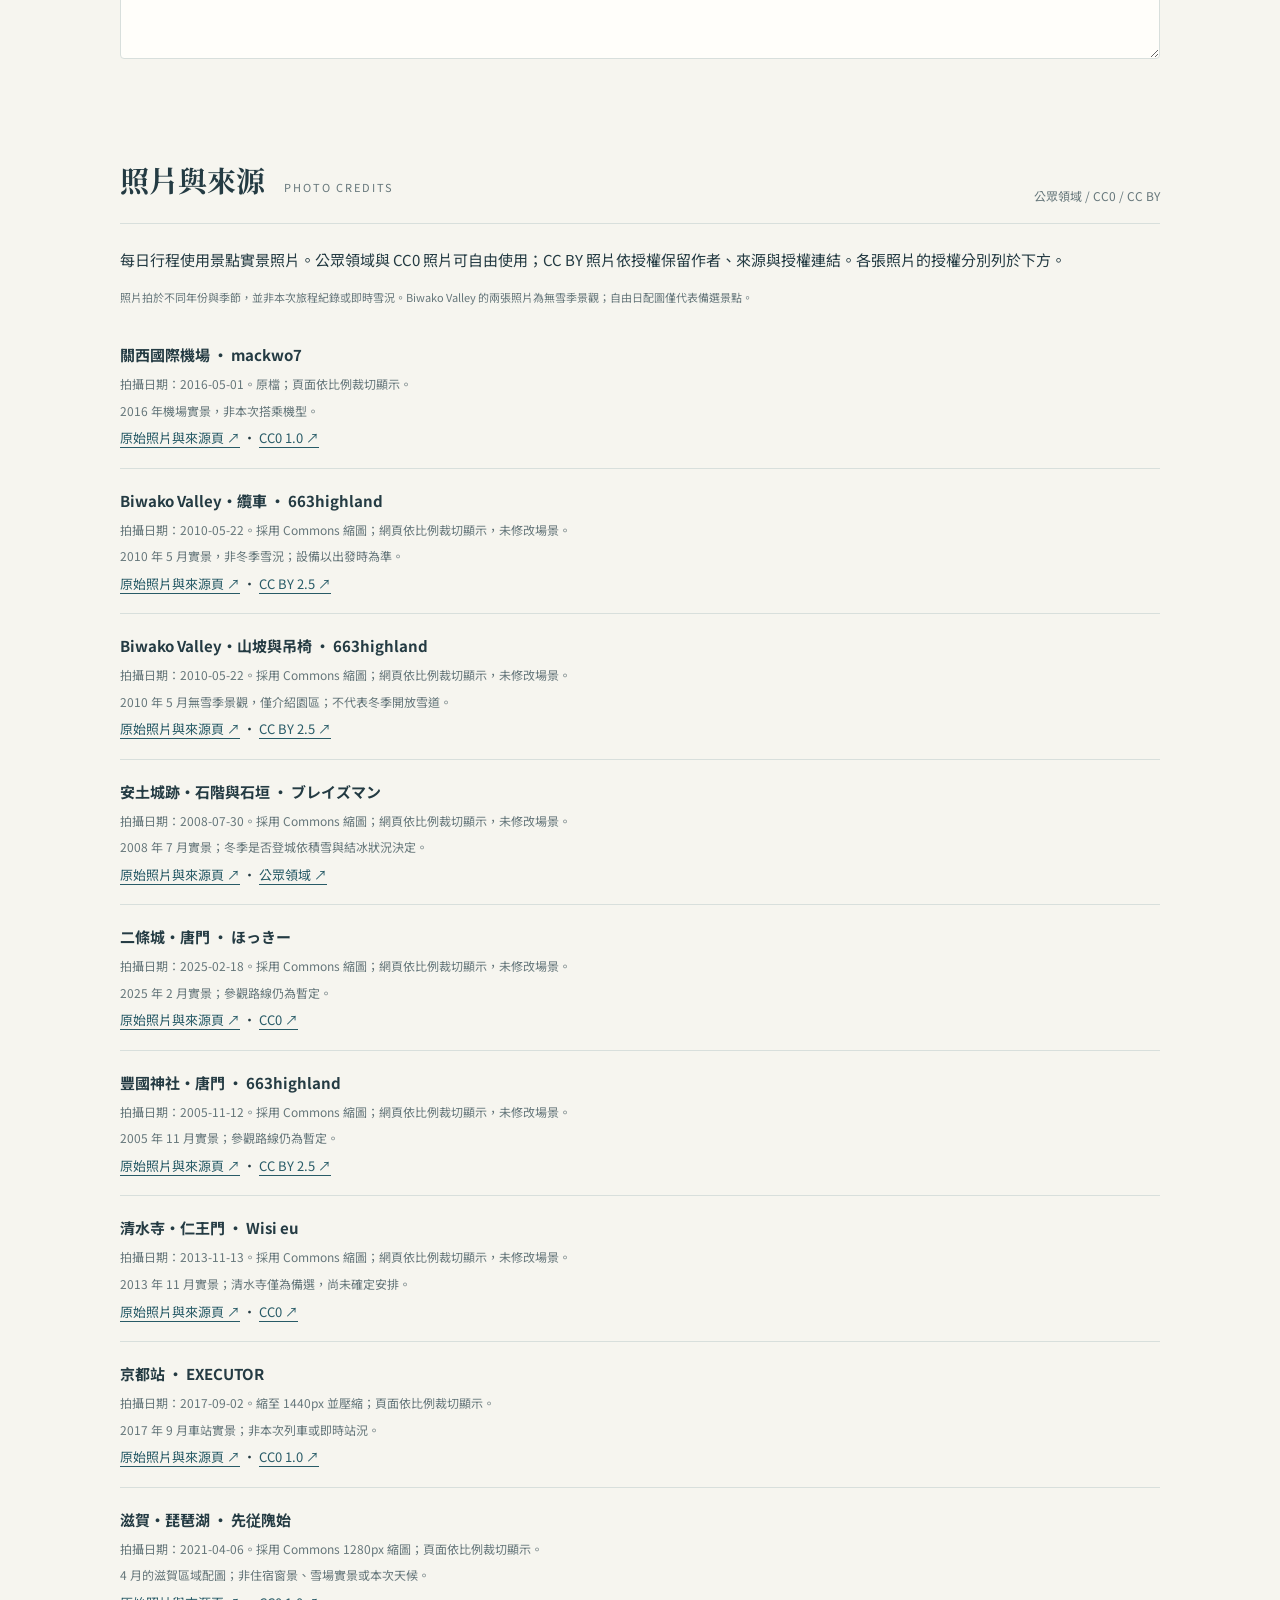
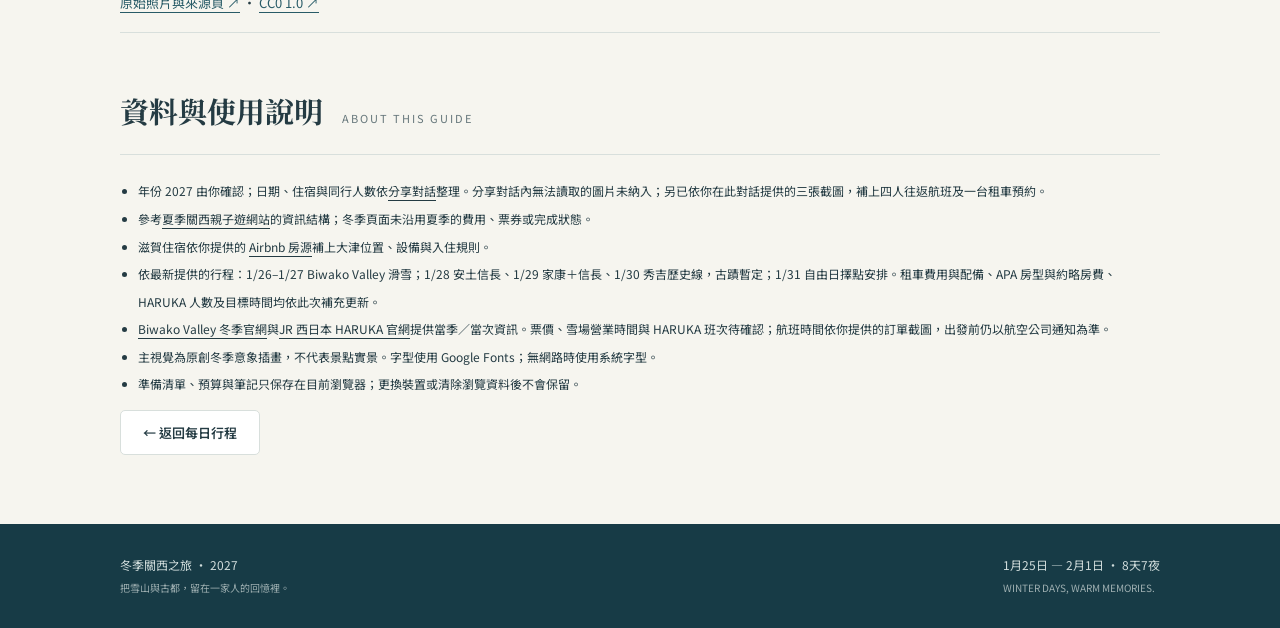
<file: details.html>
<!doctype html><html lang="zh-Hant"><head><meta charset="utf-8"><meta name="viewport" content="width=device-width,initial-scale=1"><meta name="theme-color" content="#173b46"><meta name="description" content="2027 冬季關西之旅的交通、預算與旅行筆記。"><title>旅行詳細資訊 · 冬季關西之旅 2027</title><link rel="stylesheet" href="style.css?v=plan-2"><script defer src="app.js?v=plan-2"></script></head>
<body id="top"><header class="page-hero"><div class="wrap"><div class="brand"><a href="index.html">← 回到冬季關西之旅</a><span>TRAVEL COMPANION / 2027</span></div><h1>旅行的細節，都在這裡。</h1><p>1/25 — 2/1 · 住宿、移動、預算與隨手筆記</p><div class="actions"><a class="button" href="#transport">交通安排</a><a class="button" href="#budget">填寫預算</a><button class="button" id="print">列印旅行手冊</button></div></div></header>
<main class="wrap"><section class="section" id="airbnb"><div class="section-head"><h2>滋賀住宿 · 大津 <small>AIRBNB</small></h2><span>1/25 入住 → 1/28 退房 · 3 晚</span></div><figure class="day-photo"><a href="images/lake-biwa.jpg" target="_blank" rel="noopener" aria-label="放大滋賀・琵琶湖照片"><img src="images/lake-biwa.jpg" alt="滋賀・琵琶湖實景" width="1280" height="960" loading="lazy" decoding="async"></a><figcaption><strong>滋賀・琵琶湖</strong><span>湖與山之間的滋賀。</span><small>4 月的滋賀區域配圖；非住宿窗景、雪場實景或本次天候。</small><a href="details.html#photo-credits">先従隗始 · CC0 ↗</a></figcaption></figure><h3>Kyoto Base for 10｜Near Station,2 Baths 2 Parkings</h3><p>兩個家庭共 9 人入住。房源位於滋賀縣大津市，比叡山坂本站附近；房東標示從車站步行約 10 分鐘。</p><div class="details-grid"><article class="info"><h3>空間與設備</h3><p>整棟出租，最多 10 人、3 間臥室。衛浴為 1 間浴室、1 間淋浴間及 2 間廁所；另有廚房、洗衣機與 Wi-Fi。</p></article><article class="info"><h3>停車與入住</h3><p>房源標示 2 個免費停車位。16:00 後入住、10:00 前退房，使用智慧門鎖自助入住。兩台租車的尺寸與停車方式仍需依房東指示確認。</p></article></div><a class="button" href="https://www.airbnb.com/rooms/1618752062888531406" target="_blank" rel="noopener">開啟 Airbnb 房源 ↗</a><p class="footnote">房源由你提供並確認為本次住宿；設備與規則依 2026/10/4 房源頁整理。確切地址、門鎖操作與費用以訂單／房東訊息為準；未推定付款或取消條件。</p></section><section class="section" id="transport">
<div class="section-head"><h2>航班與交通安排 <small>TRANSPORT</small></h2><span>依訂單截圖與最新行程整理</span></div>
<p class="footnote">以下航班為你們一家四口；起降時間均為各機場當地時間，台灣 UTC+8、日本 UTC+9。租車時間為日本當地時間。</p>
<div class="details-grid">
<article class="info"><span class="pill">已確認 · 4 位旅客</span><h3>1/25（一）去程 · 星宇 JX822</h3><p><strong>09:20 桃園 TPE → 12:50 關西 KIX</strong><br>飛行時間 2 小時 30 分鐘。入境與領取行李後前往京都，銜接 18:00 取車。</p><p>機場到京都搭 HARUKA，3 大 1 小；班次與票券待訂，預留入境及領行李時間。航廈、行李額度與票價待補，弟弟一家航班尚未提供。</p></article>
<article class="info"><span class="pill">已確認 · 4 位旅客</span><h3>2/1（一）回程 · 星宇 JX823</h3><p><strong>14:00 關西 KIX → 16:20 桃園 TPE</strong><br>飛行時間 3 小時 20 分鐘。APA 退房後，計畫從京都站搭 HARUKA 前往機場。</p><p>規劃約 09:00 離開 APA，步行到京都站抓 5–10 分鐘，另留進站找月台時間。目標搭約 09:20–09:45 的 HARUKA、約 11:00 前到 KIX。此為規劃時間範圍，尚非已確認的 2027 班次或已購車票；預計 3 大 1 小劃四人指定席。航廈、行李額度與票價待補。</p><a href="https://www.westjr.co.jp/travel-information/tc/tickets-passes/oneway/haruka/" target="_blank" rel="noopener">查閱 JR 西日本官方資訊 ↗</a></article>
<article class="info"><span class="pill">租車預訂已確認 · 1 台</span><h3>Honda Fit 或同級（小型轎車）</h3><p><strong>取車：1/25（一）18:00</strong><br><strong>還車：1/28（四）18:00</strong><br>取還車均為「京都站七條堀川店」（截圖中的翻譯名稱）。預約期間為 3 天。</p><p>1/25 取車後再前往大津 Airbnb，當晚入住。1/28 先安排 MIMARU 與行李，再預留加油及還車時間。</p><p><strong>租車費用 ¥38,940。</strong>已含雪胎、GPS、無限里程、1 位額外駕駛；滿油取車／滿油還車。雪具在雪場租借，車內不需載雪板。截圖的「已付款 NT$0」為付款狀態，不代表總價為零；實際付款方式與時間依訂單。</p></article>
<article class="info"><span class="pill pending">第二台車待補</span><h3>兩個家庭，共 9 人、兩台車</h3><p>目前僅收到一台車的訂單。第二台車的車型、取還車時間與門市尚未確認，不將這張訂單套用到兩台車。</p><p>已提供車輛含雪胎與 1 位額外駕駛。租車公司、門市確切地址、兒童座椅、保險／NOC、ETC 及第二台配備仍待核對。車型為「Fit 或同級」，並非保證指定車款。</p></article>
<article class="info"><span class="pill pending">航班與機場交通待補</span><h3>1/30 / 弟弟一家五口返程</h3><p>從 MIMARU 退房後返國。航班與前往機場的方式尚未提供，需另行確認。</p></article>
</div></section>
<section class="section" id="budget"><div class="section-head"><h2>預算紀錄 <small>BUDGET NOTES</small></h2><span>JPY / TWD</span></div><p>請統一填入「你們一家四口負擔的金額」。兩家共用的住宿與租車，填入分攤後金額。</p><p class="footnote">空白代表待補；0 代表已確認無支出。金額只在此瀏覽器保存，並非付款或訂位紀錄。已帶入自家租車 ¥38,940 與 APA 兩晚約 NT$9,079；APA 為約數，小計亦為估算。可按實際帳單或分攤修改。租車「已付款 NT$0」不代表總價為零。</p>
<table><thead><tr><th scope="col">項目</th><th scope="col">幣別</th><th scope="col">預算金額</th></tr></thead><tbody>
<tr><th scope="row"><label for="b-flight">機票 · 一家四口</label></th><td>TWD</td><td><input id="b-flight" data-budget="flight" type="number" min="0" step="1" inputmode="numeric" placeholder="待補"></td></tr>
<tr><th scope="row"><label for="b-airbnb">大津 Airbnb · 分攤後 / 3 晚</label></th><td>JPY</td><td><input id="b-airbnb" data-budget="airbnb" type="number" min="0" step="1" inputmode="numeric" placeholder="待補"></td></tr>
<tr><th scope="row"><label for="b-mimaru">MIMARU · 自家房費 / 2 晚</label></th><td>JPY</td><td><input id="b-mimaru" data-budget="mimaru" type="number" min="0" step="1" inputmode="numeric" placeholder="待補"></td></tr>
<tr><th scope="row"><label for="b-apa">APA · 2 晚（約數）</label></th><td>TWD</td><td><input id="b-apa" data-budget="apa_twd" type="number" min="0" step="1" inputmode="numeric" placeholder="待補"></td></tr>
<tr><th scope="row"><label for="b-car">租車 · 自家車（額外保險另核對）</label></th><td>JPY</td><td><input id="b-car" data-budget="car" type="number" min="0" step="1" inputmode="numeric" placeholder="待補"></td></tr>
<tr><th scope="row"><label for="b-road">油資、停車與道路費</label></th><td>JPY</td><td><input id="b-road" data-budget="road" type="number" min="0" step="1" inputmode="numeric" placeholder="待補"></td></tr>
<tr><th scope="row"><label for="b-ski">滑雪 · 票券、課程、租具</label></th><td>JPY</td><td><input id="b-ski" data-budget="ski" type="number" min="0" step="1" inputmode="numeric" placeholder="待補"></td></tr>
<tr><th scope="row"><label for="b-train">HARUKA 與京都交通</label></th><td>JPY</td><td><input id="b-train" data-budget="train" type="number" min="0" step="1" inputmode="numeric" placeholder="待補"></td></tr>
<tr><th scope="row"><label for="b-food">餐食與其他</label></th><td>JPY</td><td><input id="b-food" data-budget="food" type="number" min="0" step="1" inputmode="numeric" placeholder="待補"></td></tr>
</tbody></table><label class="rate" for="rate">換算匯率：1 JPY = <input id="rate" type="number" min="0.0001" step="0.0001" placeholder="自行填入" inputmode="decimal"> TWD</label><div class="budget-box"><div><h3 id="budget-count">0 / 9 項已填寫</h3><p id="currency-totals">尚未填寫金額</p><p class="footnote">匯率為自行輸入，並非即時報價；小計不包含空白項目。</p></div><div class="budget-total"><small>已填項目換算小計</small><strong id="budget-total" aria-live="polite">尚未填寫</strong></div></div><p class="save-status" id="budget-save" aria-live="polite"></p></section>
<section class="section"><div class="section-head"><h2>旅行備忘 <small>FAMILY NOTES</small></h2><span>本機保存</span></div><label for="notes">想去的地方、待討論的安排，先記下來。</label><textarea id="notes" maxlength="10000" placeholder="例如：古蹟開館時間、滑雪課程、兩台車的集合方式……"></textarea><p class="save-status" id="notes-save" aria-live="polite"></p></section>
<section class="section" id="photo-credits"><div class="section-head"><h2>照片與來源 <small>PHOTO CREDITS</small></h2><span>公眾領域 / CC0 / CC BY</span></div><p>每日行程使用景點實景照片。公眾領域與 CC0 照片可自由使用；CC BY 照片依授權保留作者、來源與授權連結。各張照片的授權分別列於下方。</p><p class="footnote">照片拍於不同年份與季節，並非本次旅程紀錄或即時雪況。Biwako Valley 的兩張照片為無雪季景觀；自由日配圖僅代表備選景點。</p><article class="photo-credit" id="photo-day-1"><strong>關西國際機場 · mackwo7</strong><p>拍攝日期：2016-05-01。原檔；頁面依比例裁切顯示。</p><p>2016 年機場實景，非本次搭乘機型。</p><a href="https://commons.wikimedia.org/wiki/File:KIX_airport.jpg" target="_blank" rel="noopener">原始照片與來源頁 ↗</a> · <a href="https://creativecommons.org/publicdomain/zero/1.0/" target="_blank" rel="noopener">CC0 1.0 ↗</a></article><article class="photo-credit" id="photo-day-2"><strong>Biwako Valley・纜車 · 663highland</strong><p>拍攝日期：2010-05-22。採用 Commons 縮圖；網頁依比例裁切顯示，未修改場景。</p><p>2010 年 5 月實景，非冬季雪況；設備以出發時為準。</p><a href="https://commons.wikimedia.org/wiki/File:Biwako_valley24n.jpg" target="_blank" rel="noopener">原始照片與來源頁 ↗</a> · <a href="https://creativecommons.org/licenses/by/2.5" target="_blank" rel="noopener">CC BY 2.5 ↗</a></article><article class="photo-credit" id="photo-day-3"><strong>Biwako Valley・山坡與吊椅 · 663highland</strong><p>拍攝日期：2010-05-22。採用 Commons 縮圖；網頁依比例裁切顯示，未修改場景。</p><p>2010 年 5 月無雪季景觀，僅介紹園區；不代表冬季開放雪道。</p><a href="https://commons.wikimedia.org/wiki/File:Biwako_valley01n.jpg" target="_blank" rel="noopener">原始照片與來源頁 ↗</a> · <a href="https://creativecommons.org/licenses/by/2.5" target="_blank" rel="noopener">CC BY 2.5 ↗</a></article><article class="photo-credit" id="photo-day-4"><strong>安土城跡・石階與石垣 · ブレイズマン</strong><p>拍攝日期：2008-07-30。採用 Commons 縮圖；網頁依比例裁切顯示，未修改場景。</p><p>2008 年 7 月實景；冬季是否登城依積雪與結冰狀況決定。</p><a href="https://commons.wikimedia.org/wiki/File:Aduchi_castle9.jpg" target="_blank" rel="noopener">原始照片與來源頁 ↗</a> · <a href="https://commons.wikimedia.org/wiki/File:Aduchi_castle9.jpg" target="_blank" rel="noopener">公眾領域 ↗</a></article><article class="photo-credit" id="photo-day-5"><strong>二條城・唐門 · ほっきー</strong><p>拍攝日期：2025-02-18。採用 Commons 縮圖；網頁依比例裁切顯示，未修改場景。</p><p>2025 年 2 月實景；參觀路線仍為暫定。</p><a href="https://commons.wikimedia.org/wiki/File:%E4%BA%8C%E6%9D%A1%E5%9F%8E_%E5%94%90%E9%96%80_2025.jpg" target="_blank" rel="noopener">原始照片與來源頁 ↗</a> · <a href="http://creativecommons.org/publicdomain/zero/1.0/deed.en" target="_blank" rel="noopener">CC0 ↗</a></article><article class="photo-credit" id="photo-day-6"><strong>豐國神社・唐門 · 663highland</strong><p>拍攝日期：2005-11-12。採用 Commons 縮圖；網頁依比例裁切顯示，未修改場景。</p><p>2005 年 11 月實景；參觀路線仍為暫定。</p><a href="https://commons.wikimedia.org/wiki/File:Toyokuni_jinja01s1024.jpg" target="_blank" rel="noopener">原始照片與來源頁 ↗</a> · <a href="https://creativecommons.org/licenses/by/2.5" target="_blank" rel="noopener">CC BY 2.5 ↗</a></article><article class="photo-credit" id="photo-day-7"><strong>清水寺・仁王門 · Wisi eu</strong><p>拍攝日期：2013-11-13。採用 Commons 縮圖；網頁依比例裁切顯示，未修改場景。</p><p>2013 年 11 月實景；清水寺僅為備選，尚未確定安排。</p><a href="https://commons.wikimedia.org/wiki/File:Kiyomizu-dera_4.jpg" target="_blank" rel="noopener">原始照片與來源頁 ↗</a> · <a href="http://creativecommons.org/publicdomain/zero/1.0/deed.en" target="_blank" rel="noopener">CC0 ↗</a></article><article class="photo-credit" id="photo-day-8"><strong>京都站 · EXECUTOR</strong><p>拍攝日期：2017-09-02。縮至 1440px 並壓縮；頁面依比例裁切顯示。</p><p>2017 年 9 月車站實景；非本次列車或即時站況。</p><a href="https://commons.wikimedia.org/wiki/File:Ky%C5%8Dto_Station.jpg" target="_blank" rel="noopener">原始照片與來源頁 ↗</a> · <a href="https://creativecommons.org/publicdomain/zero/1.0/" target="_blank" rel="noopener">CC0 1.0 ↗</a></article><article class="photo-credit" id="photo-shiga"><strong>滋賀・琵琶湖 · 先従隗始</strong><p>拍攝日期：2021-04-06。採用 Commons 1280px 縮圖；頁面依比例裁切顯示。</p><p>4 月的滋賀區域配圖；非住宿窗景、雪場實景或本次天候。</p><a href="https://commons.wikimedia.org/wiki/File:Lake_Biwa_20210406_01.jpg" target="_blank" rel="noopener">原始照片與來源頁 ↗</a> · <a href="https://creativecommons.org/publicdomain/zero/1.0/" target="_blank" rel="noopener">CC0 1.0 ↗</a></article></section><section class="section" id="sources"><div class="section-head"><h2>資料與使用說明 <small>ABOUT THIS GUIDE</small></h2></div><ul class="source-list"><li>年份 2027 由你確認；日期、住宿與同行人數依<a href="https://chatgpt.com/share/6ac257a1-d354-83ee-bf6f-452516a8c359" target="_blank" rel="noopener">分享對話</a>整理。分享對話內無法讀取的圖片未納入；另已依你在此對話提供的三張截圖，補上四人往返航班及一台租車預約。</li><li>參考<a href="https://c0h3i3n.github.io/kansai-trip-2026/" target="_blank" rel="noopener">夏季關西親子遊網站</a>的資訊結構；冬季頁面未沿用夏季的費用、票券或完成狀態。</li><li>滋賀住宿依你提供的 <a href="https://www.airbnb.com/rooms/1618752062888531406" target="_blank" rel="noopener">Airbnb 房源</a>補上大津位置、設備與入住規則。</li><li>依最新提供的行程：1/26–1/27 Biwako Valley 滑雪；1/28 安土信長、1/29 家康＋信長、1/30 秀吉歷史線，古蹟暫定；1/31 自由日擇點安排。租車費用與配備、APA 房型與約略房費、HARUKA 人數及目標時間均依此次補充更新。</li><li><a href="https://www.biwako-valley.com/winter/" target="_blank" rel="noopener">Biwako Valley 冬季官網</a>與<a href="https://www.westjr.co.jp/travel-information/tc/tickets-passes/oneway/haruka/" target="_blank" rel="noopener">JR 西日本 HARUKA 官網</a>提供當季／當次資訊。票價、雪場營業時間與 HARUKA 班次待確認；航班時間依你提供的訂單截圖，出發前仍以航空公司通知為準。</li><li>主視覺為原創冬季意象插畫，不代表景點實景。字型使用 Google Fonts；無網路時使用系統字型。</li><li>準備清單、預算與筆記只保存在目前瀏覽器；更換裝置或清除瀏覽資料後不會保留。</li></ul><a class="button" href="index.html">← 返回每日行程</a></section></main>
<footer class="footer"><div class="wrap"><div>冬季關西之旅 · 2027<br><small>把雪山與古都，留在一家人的回憶裡。</small></div><div>1月25日 — 2月1日 · 8天7夜<br><small>WINTER DAYS, WARM MEMORIES.</small></div></div></footer><a class="back-top" href="#top" aria-label="回到頁首">↑</a></body></html>
</file>
<file: style.css>
@import url('https://fonts.googleapis.com/css2?family=Noto+Serif+TC:wght@500;600;700&family=Noto+Sans+TC:wght@400;500;600;700&display=swap');
:root{--ink:#243b43;--muted:#66777b;--teal:#285b67;--line:#d8dfdc;--paper:#f6f5ef;--warm:#a66f40}*{box-sizing:border-box}html{scroll-behavior:smooth;scroll-padding-top:145px}body{margin:0;background:var(--paper);color:var(--ink);font:15px/1.8 'Noto Sans TC',sans-serif}a{color:inherit;text-underline-offset:4px}button,input,select,textarea{font:inherit}button,a,input,select,textarea{outline-offset:5px}button{cursor:pointer}button:focus-visible,a:focus-visible,input:focus-visible,select:focus-visible{outline:3px solid #bf8856}.wrap{max-width:1100px;margin:auto;padding:0 30px}.hero{position:relative;color:#fff;background:#173945;min-height:550px;overflow:hidden}.hero:before{content:'';position:absolute;inset:0;background:linear-gradient(90deg,rgba(13,35,45,.86),rgba(13,35,45,.35) 58%,transparent),url('winter.svg') center/cover}.hero .wrap{position:relative;padding-top:28px;padding-bottom:48px}.brand{display:flex;justify-content:space-between;align-items:center;font-size:12px;letter-spacing:2px}.brand a{text-decoration:none}.hero-copy{margin-top:65px;max-width:650px}.eyebrow{font-size:11px;font-weight:600;letter-spacing:3px;text-transform:uppercase}.hero .eyebrow{color:#bfced1}h1,h2,h3,p{margin-top:0}h1{font-family:'Noto Serif TC',serif;font-size:64px;font-weight:600;letter-spacing:4px;line-height:1.35;margin-bottom:17px}h1 em{font-style:normal;color:#d6b98d}.subtitle{color:#dbe1df;font-size:17px;letter-spacing:2px}.tags{display:flex;flex-wrap:wrap;gap:8px;margin:23px 0}.tag{font-size:12px;border:1px solid #ffffff35;border-radius:30px;padding:4px 13px;background:#ffffff0b}.actions{display:flex;gap:12px;flex-wrap:wrap}.button{display:inline-block;padding:10px 22px;border:1px solid var(--line);border-radius:5px;background:white;color:var(--ink);text-decoration:none;font-weight:600;font-size:13px}.hero .primary{background:#ece8db;border-color:#ece8db}.hero .ghost{background:transparent;color:white;border-color:#ffffff55}.navigation{position:sticky;top:0;z-index:10;background:#f6f5eff5;backdrop-filter:blur(10px);border-bottom:1px solid var(--line)}.nav-inner{display:flex;justify-content:space-between;align-items:center;gap:20px;min-height:62px}.nav-links{display:flex;gap:27px;overflow:auto;white-space:nowrap}.nav-links a{text-decoration:none;font-size:13px;padding:18px 0}.nav-links a:hover{color:var(--warm)}.nav-inner select{background:#fff;border:1px solid var(--line);padding:7px 10px;border-radius:5px;font-size:12px;max-width:190px}.intro{display:grid;grid-template-columns:1.45fr 1fr;gap:55px;padding:42px 0;border-bottom:1px solid var(--line)}.intro h2{font-family:'Noto Serif TC',serif;font-size:27px;margin:6px 0 12px}.intro p{color:var(--muted);margin-bottom:0}.facts{display:grid;grid-template-columns:repeat(3,1fr);align-items:center;text-align:center}.facts strong{display:block;font-size:31px;font-weight:500}.facts span{font-size:11px;color:var(--muted)}.section{padding:48px 0 4px}.section-head{display:flex;justify-content:space-between;align-items:end;border-bottom:1px solid var(--line);padding-bottom:17px;margin-bottom:22px;gap:15px}.section-head h2{font-family:'Noto Serif TC',serif;font-size:29px;margin:0}.section-head h2 small{font:11px 'Noto Sans TC',sans-serif;letter-spacing:2px;color:var(--muted);margin-left:12px}.section-head>span{font-size:12px;color:var(--muted)}.route{display:grid;grid-template-columns:repeat(3,1fr);gap:0;margin:25px 0 8px}.route>a{border-top:2px solid #52858c;padding:14px 20px 0 0;text-decoration:none;position:relative}.route>a:before{content:'';width:9px;height:9px;border-radius:50%;background:#52858c;position:absolute;top:-5.5px;left:0}.route small{display:block;color:var(--muted);font-size:11px}.route strong{font-weight:500}.day{display:grid;grid-template-columns:70px 1fr;gap:23px;border-bottom:1px solid var(--line);padding:25px 0;scroll-margin-top:120px}.date{border-right:1px solid var(--line);text-align:left;padding-right:14px;color:var(--teal)}.date strong{display:block;font:39px/1.1 'Noto Serif TC',serif}.date span{font-size:11px}.day h3{font-size:20px;margin:2px 0 10px;font-weight:600}.day-top{display:flex;justify-content:space-between;gap:10px;align-items:center}.pill{border:1px solid #c9dad6;color:#3b6963;border-radius:3px;font-size:10px;padding:1px 7px;white-space:nowrap;display:inline-block}.pill.pending{color:#8c693f;border-color:#dfd0b8;background:#f5efe3}.day p{margin:7px 0;color:var(--muted);font-size:14px}.day ul{padding-left:19px;margin:12px 0;color:#4b5d63;font-size:14px}.day li{margin:5px 0}.day-footer{display:flex;gap:15px;flex-wrap:wrap;font-size:11px;color:var(--teal);margin-top:12px}.notice{font-size:12px;color:#6e6a5e;background:#ecebe3;border-left:2px solid #b09873;padding:13px 17px;margin:22px 0}.hotels{display:grid;grid-template-columns:repeat(3,1fr);gap:20px}.hotel{background:#fffefa;border:1px solid var(--line);border-radius:5px;padding:24px;display:flex;flex-direction:column}.hotel .number{font-family:'Noto Serif TC',serif;font-size:27px;color:#8aa2a5}.hotel h3{font-size:17px;line-height:1.6;margin:12px 0}.hotel p{font-size:12px;color:var(--muted)}.hotel .hotel-bottom{margin-top:auto;border-top:1px solid var(--line);padding-top:13px;font-size:12px}.hotel a{font-size:12px;margin-top:12px;color:var(--teal)}.transport-grid{display:grid;grid-template-columns:1fr 1fr;gap:30px}.transport-grid h3{font-size:18px}.transport-grid p{font-size:13px;color:var(--muted)}.transport-grid a{font-size:12px;color:var(--teal)}.check-header{display:flex;gap:15px;align-items:center}.check-header progress{width:90px;accent-color:var(--teal);height:6px}.check-header span{font-size:12px}.checklist{display:grid;grid-template-columns:1fr 1fr;gap:0 35px}.check{display:flex;gap:12px;padding:16px 0;border-bottom:1px solid var(--line);cursor:pointer;align-items:start}.check input{width:18px;height:18px;margin-top:5px;accent-color:var(--teal);flex-shrink:0}.check strong{display:block;font-size:13px;font-weight:500}.check small{display:block;font-size:11px;color:var(--muted)}.check:has(input:checked) strong{text-decoration:line-through;color:#879391}.budget-box{background:#e7eeeb;border-radius:6px;padding:28px;display:grid;grid-template-columns:1fr auto;gap:20px;align-items:center}.budget-box h3{font-size:18px;margin-bottom:8px}.budget-box p{font-size:13px;color:var(--muted);margin:0}.budget-total{text-align:right}.budget-total strong{display:block;font-size:28px;font-weight:500}.budget-total small{font-size:11px}.footnote{font-size:11px;color:var(--muted);margin:15px 0}.footer{margin-top:65px;padding:30px 0;background:#173b46;color:#d1dddc;font-size:12px}.footer .wrap{display:flex;justify-content:space-between;gap:25px}.footer small{color:#9eafb1}.back-top{position:fixed;right:20px;bottom:20px;border-radius:50%;width:40px;height:40px;display:grid;place-items:center;background:var(--teal);color:white;text-decoration:none;box-shadow:0 2px 10px #0002}.page-hero{background:#173b46;color:white;padding:28px 0 45px}.page-hero h1{font-size:42px;margin-top:34px}.page-hero p{color:#bdcccf}.details-grid{display:grid;grid-template-columns:1fr 1fr;gap:25px}.info{border-top:1px solid var(--line);padding:18px 0}.info h3{font-size:16px}.info p{font-size:13px;color:var(--muted)}table{width:100%;border-collapse:collapse;font-size:13px}th,td{text-align:left;border-bottom:1px solid var(--line);padding:14px 8px}th{font-weight:500;color:var(--muted);font-size:12px}td input{width:100%;max-width:160px;padding:7px;border:1px solid #bdcbc8;border-radius:3px;background:#fffefa}td:last-child{width:35%}.rate{display:flex;gap:10px;align-items:center;margin:20px 0;font-size:13px}.rate input{width:100px;padding:6px;border:1px solid var(--line)}textarea{width:100%;min-height:130px;background:#fffefa;border:1px solid var(--line);border-radius:4px;padding:16px;color:var(--ink)}.save-status{font-size:12px;color:var(--teal);min-height:24px}.source-list{font-size:12px;line-height:2.3;padding-left:18px}.mobile-label{display:none}@media(max-width:750px){.wrap{padding:0 20px}.hero{min-height:540px}.hero:before{background-position:60% center}.hero .wrap{padding-top:22px}.hero-copy{margin-top:65px}h1{font-size:43px;letter-spacing:2px}.subtitle{font-size:14px;letter-spacing:1px}.brand{font-size:10px;letter-spacing:1px}.intro{grid-template-columns:1fr;gap:24px;padding:30px 0}.facts{padding:12px 0}.nav-inner{display:block;padding-top:0;padding-bottom:9px}.nav-links{gap:25px}.nav-links a{padding:12px 0}.nav-inner select{max-width:100%;width:100%}.section{padding-top:35px}.section-head{align-items:start;flex-wrap:wrap}.section-head h2{font-size:25px}.section-head h2 small{font-size:10px;margin-left:7px}.route{gap:10px}.route strong{font-size:12px}.route>a{padding-right:0}.route small{font-size:10px}.day{grid-template-columns:47px 1fr;gap:16px}.date strong{font-size:32px}.date{padding-right:6px}.day h3{font-size:17px}.day-top{align-items:start;flex-direction:column;gap:4px}.hotels,.transport-grid,.checklist,.details-grid{grid-template-columns:1fr}.hotels{gap:14px}.hotel{padding:20px}.hotel .number{font-size:21px}.budget-box{grid-template-columns:1fr;padding:22px}.budget-total{text-align:left}.footer .wrap{flex-direction:column;gap:10px}.page-hero h1{font-size:34px}.page-hero .wrap{padding-top:0}th,td{padding:12px 4px;font-size:12px}}@media(prefers-reduced-motion:reduce){html{scroll-behavior:auto}}@media print{.navigation,.back-top,.actions,.brand a,button{display:none}.hero{min-height:0;background:#fff;color:#173b46}.hero:before{display:none}.hero .wrap{padding:20px}.hero-copy{margin-top:20px}.hero p,.hero .eyebrow{color:#173b46}.tag{border-color:#999}.day,.hotel{break-inside:avoid}.section{padding-top:20px}.footer{background:#fff;color:#173b46}body{font-size:12px}.wrap{max-width:100%}.checklist{grid-template-columns:1fr 1fr}}

/* Licensed destination photography */
.illustrated-day{min-width:0;display:grid;grid-template-columns:minmax(0,1fr) 280px;gap:30px;align-items:start}
.day-photo{margin:5px 0 0;min-width:0;background:#fffefa;border:1px solid var(--line);border-radius:6px;overflow:hidden}
.day-photo>a{display:block;overflow:hidden}.day-photo img{display:block;width:100%;height:205px;object-fit:cover;transition:transform .25s ease}.day-photo>a:hover img{transform:scale(1.025)}
.day-photo figcaption{padding:13px 16px;line-height:1.65}.day-photo strong{display:block;font-family:'Noto Serif TC',serif;font-size:17px}.day-photo span{display:block;font-size:12px;margin-top:4px}.day-photo small{display:block;color:var(--muted);font-size:10px;margin:7px 0}.day-photo figcaption>a{color:var(--teal);font-size:10px}
.photo-credit{padding:18px 0;border-bottom:1px solid var(--line);font-size:13px}.photo-credit strong{display:block;font-size:15px}.photo-credit p{font-size:12px;color:var(--muted);margin:5px 0}.photo-credit a{color:var(--teal)}
@media(max-width:850px){.illustrated-day{grid-template-columns:1fr;gap:12px}.day-photo{max-width:540px}.day-photo img{height:auto;aspect-ratio:16/9}}
@media(prefers-reduced-motion:reduce){.day-photo img{transition:none}.day-photo>a:hover img{transform:none}}
@media print{.day-photo img{max-height:160px}.illustrated-day{grid-template-columns:minmax(0,1fr) 220px}}

#airbnb>.day-photo{float:right;width:280px;margin:0 0 20px 30px}#airbnb:after{content:"";display:block;clear:both}@media(max-width:750px){#airbnb>.day-photo{float:none;width:100%;margin:0 0 22px}}
</file>
